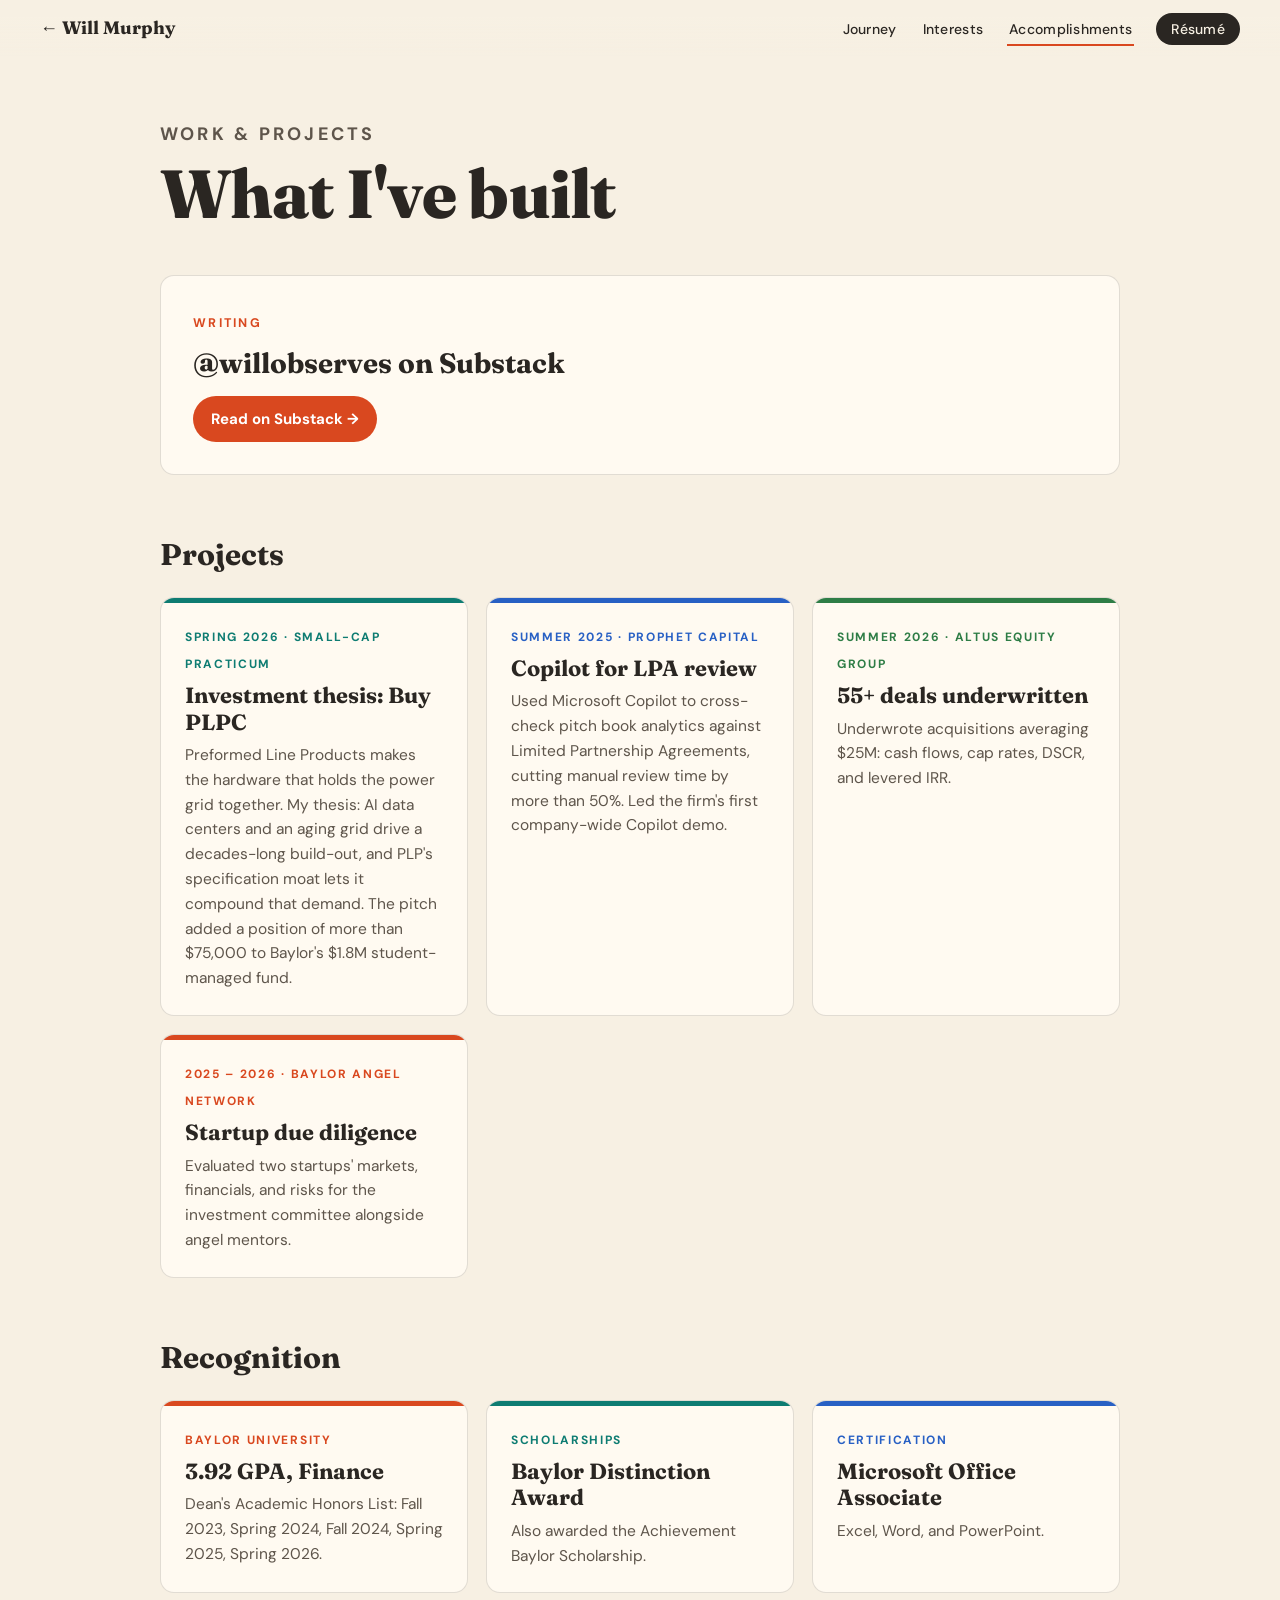
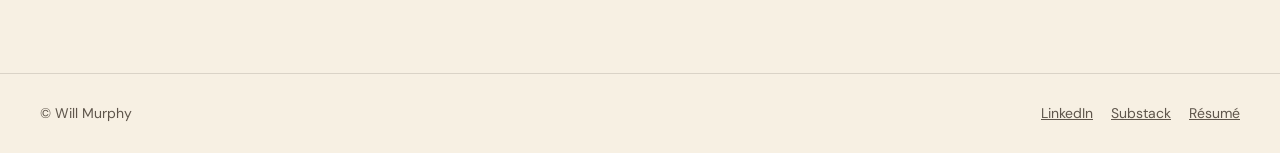
<file: accomplishments.html>
<!doctype html>
<html lang="en">
<head>
  <meta charset="utf-8">
  <meta name="viewport" content="width=device-width, initial-scale=1, viewport-fit=cover">
  <title>Accomplishments · Will Murphy's Journey</title>
    <link rel="manifest" href="manifest.webmanifest">
  <link rel="icon" type="image/png" sizes="32x32" href="assets/icons/favicon-32.png">
  <link rel="apple-touch-icon" href="assets/icons/apple-touch-icon.png">
  <meta name="theme-color" content="#6E4826">
  <meta name="apple-mobile-web-app-capable" content="yes">
  <meta name="mobile-web-app-capable" content="yes">
  <meta name="apple-mobile-web-app-title" content="Will Murphy">
  <meta name="apple-mobile-web-app-status-bar-style" content="black-translucent">
  <link rel="preconnect" href="https://fonts.googleapis.com">
  <link rel="preconnect" href="https://fonts.gstatic.com" crossorigin>
  <link href="https://fonts.googleapis.com/css2?family=DM+Sans:wght@400;500;700&family=Fraunces:ital,opsz,wght@0,9..144,400;0,9..144,600;0,9..144,700;0,9..144,800;1,9..144,600&display=swap" rel="stylesheet">
  <link rel="stylesheet" href="css/styles.css">
</head>
<body class="page">
  <header class="site-nav">
    <a class="brand" href="index.html" title="Back to the desk"><span class="brand-full">&larr; Will Murphy</span><span class="brand-short">&larr; WM</span></a>
    <ul class="nav-links">
      <li><a href="journey.html">Journey</a></li>
      <li><a href="interests.html">Interests</a></li>
      <li><a href="accomplishments.html" aria-current="page">Accomplishments</a></li>
      <li><a class="nav-resume" href="assets/Will-Murphy-Resume.pdf" target="_blank" rel="noopener">Résumé</a></li>
    </ul>
  </header>

  <main>
    <div class="page-head">
      <p class="eyebrow">Work &amp; projects</p>
      <h1>What I've built</h1>
      <!-- TODO: add a short intro (the kind of work you like doing and what ties these together), then uncomment:
      <p>Your intro here.</p> -->
    </div>

    <!-- TODO: when the Substack name, description and latest post are ready, fill them in below,
         uncomment the description and the "Latest post" tile, and remove the one-column style. -->
    <section class="feature" style="grid-template-columns: 1fr">
      <div>
        <span class="eyebrow">Writing</span>
        <h3>@willobserves on Substack</h3>
        <!-- <p>One or two lines on what you write about and who it's for.</p> -->
        <a class="btn" href="https://substack.com/@willobserves" target="_blank" rel="noopener">Read on Substack &rarr;</a>
      </div>
      <!--
      <div class="tile" style="--c: var(--coral)">
        <span class="tag">Latest post</span>
        <h3>Post title</h3>
        <p>One-line teaser.</p>
      </div>
      -->
    </section>

    <h2 class="section-title">Projects</h2>
    <div class="grid">
      <article class="tile" style="--c: var(--teal)"><span class="tag">Spring 2026 · Small-Cap Practicum</span><h3>Investment thesis: Buy PLPC</h3><p>Preformed Line Products makes the hardware that holds the power grid together. My thesis: AI data centers and an aging grid drive a decades-long build-out, and PLP's specification moat lets it compound that demand. The pitch added a position of more than $75,000 to Baylor's $1.8M student-managed fund.</p></article>
      <article class="tile" style="--c: var(--blue)"><span class="tag">Summer 2025 · Prophet Capital</span><h3>Copilot for LPA review</h3><p>Used Microsoft Copilot to cross-check pitch book analytics against Limited Partnership Agreements, cutting manual review time by more than 50%. Led the firm's first company-wide Copilot demo.</p></article>
      <article class="tile" style="--c: var(--green)"><span class="tag">Summer 2026 · Altus Equity Group</span><h3>55+ deals underwritten</h3><p>Underwrote acquisitions averaging $25M: cash flows, cap rates, DSCR, and levered IRR.</p></article>
      <article class="tile" style="--c: var(--coral)"><span class="tag">2025 – 2026 · Baylor Angel Network</span><h3>Startup due diligence</h3><p>Evaluated two startups' markets, financials, and risks for the investment committee alongside angel mentors.</p></article>
    </div>

    <h2 class="section-title">Recognition</h2>
    <div class="grid">
      <article class="tile" style="--c: var(--coral)"><span class="tag">Baylor University</span><h3>3.92 GPA, Finance</h3><p>Dean's Academic Honors List: Fall 2023, Spring 2024, Fall 2024, Spring 2025, Spring 2026.</p></article>
      <article class="tile" style="--c: var(--teal)"><span class="tag">Scholarships</span><h3>Baylor Distinction Award</h3><p>Also awarded the Achievement Baylor Scholarship.</p></article>
      <article class="tile" style="--c: var(--blue)"><span class="tag">Certification</span><h3>Microsoft Office Associate</h3><p>Excel, Word, and PowerPoint.</p></article>
    </div>
  </main>

  <footer class="site-footer">
    <span>&copy; Will Murphy</span>
    <nav>
      <a href="https://www.linkedin.com/in/will-murphy-3a53562a0/" target="_blank" rel="noopener">LinkedIn</a>
      <a href="https://substack.com/@willobserves" target="_blank" rel="noopener">Substack</a>
      <a href="assets/Will-Murphy-Resume.pdf" target="_blank" rel="noopener">Résumé</a>
    </nav>
  </footer>
</body>
</html>
</file>
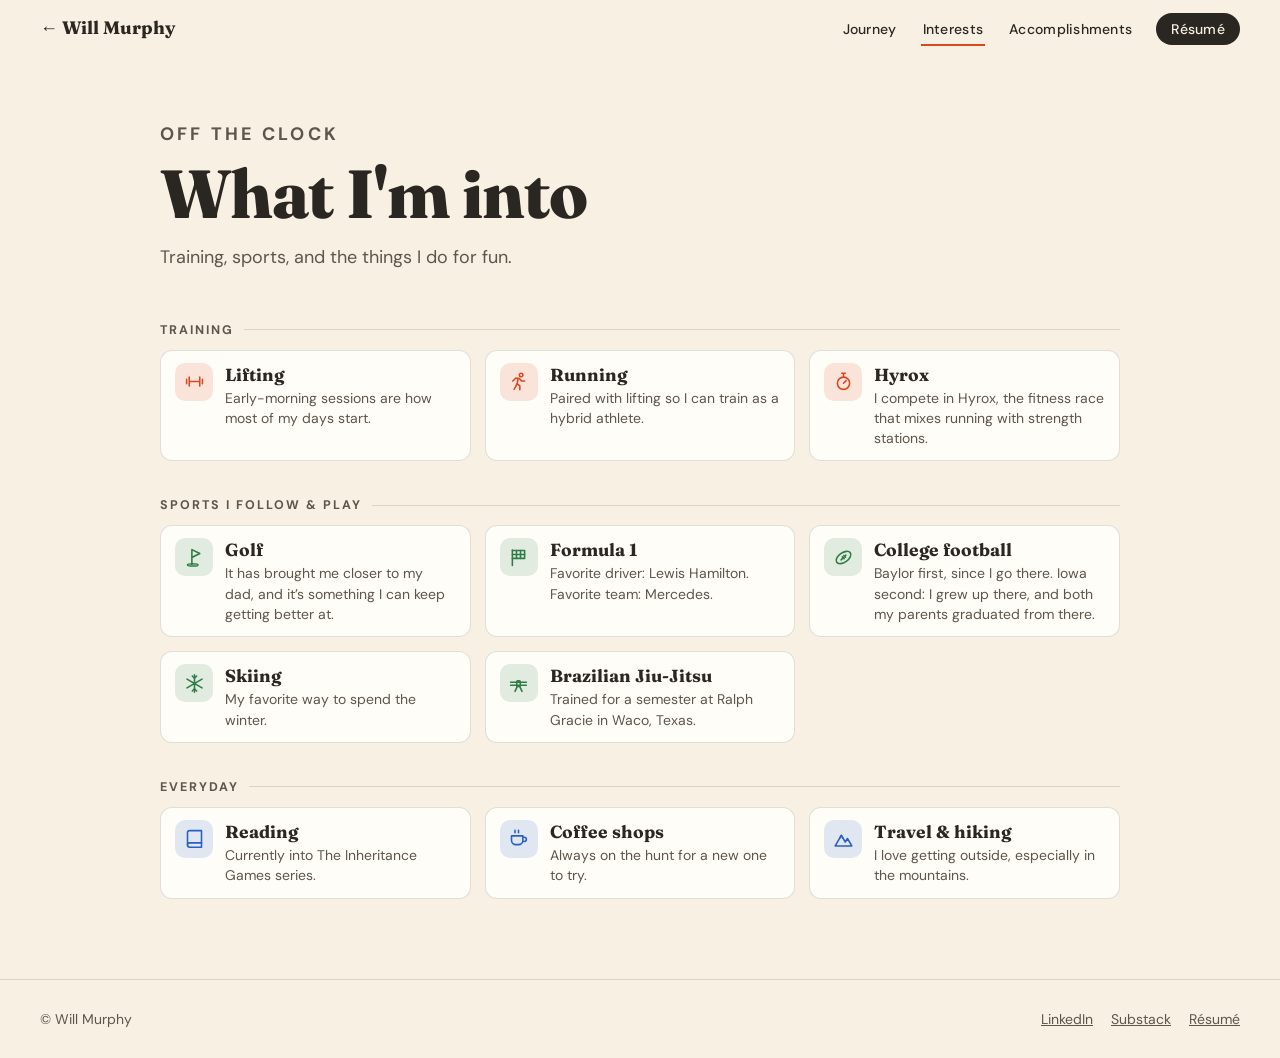
<file: interests.html>
<!doctype html>
<html lang="en">
<head>
  <meta charset="utf-8">
  <meta name="viewport" content="width=device-width, initial-scale=1, viewport-fit=cover">
  <title>Interests · Will Murphy's Journey</title>
    <link rel="manifest" href="manifest.webmanifest">
  <link rel="icon" type="image/png" sizes="32x32" href="assets/icons/favicon-32.png">
  <link rel="apple-touch-icon" href="assets/icons/apple-touch-icon.png">
  <meta name="theme-color" content="#6E4826">
  <meta name="apple-mobile-web-app-capable" content="yes">
  <meta name="mobile-web-app-capable" content="yes">
  <meta name="apple-mobile-web-app-title" content="Will Murphy">
  <meta name="apple-mobile-web-app-status-bar-style" content="black-translucent">
  <link rel="preconnect" href="https://fonts.googleapis.com">
  <link rel="preconnect" href="https://fonts.gstatic.com" crossorigin>
  <link href="https://fonts.googleapis.com/css2?family=DM+Sans:wght@400;500;700&family=Fraunces:ital,opsz,wght@0,9..144,400;0,9..144,600;0,9..144,700;0,9..144,800;1,9..144,600&display=swap" rel="stylesheet">
  <link rel="stylesheet" href="css/styles.css">
</head>
<body class="page">
  <header class="site-nav">
    <a class="brand" href="index.html" title="Back to the desk"><span class="brand-full">&larr; Will Murphy</span><span class="brand-short">&larr; WM</span></a>
    <ul class="nav-links">
      <li><a href="journey.html">Journey</a></li>
      <li><a href="interests.html" aria-current="page">Interests</a></li>
      <li><a href="accomplishments.html">Accomplishments</a></li>
      <li><a class="nav-resume" href="assets/Will-Murphy-Resume.pdf" target="_blank" rel="noopener">Résumé</a></li>
    </ul>
  </header>

  <main>
    <div class="page-head">
      <p class="eyebrow">Off the clock</p>
      <h1>What I'm into</h1>
      <p>Training, sports, and the things I do for fun.</p>
    </div>

    <div class="interests interests-page">
      <section class="interest-group">
        <h3 class="interest-heading">Training</h3>
        <ul class="interest-list">
          <li class="interest" style="--c: var(--coral)"><span class="interest-icon" aria-hidden="true"><svg viewBox="0 0 24 24"><path d="M6 7v10M18 7v10M3 9.5v5M21 9.5v5M6 12h12"/></svg></span><div><strong>Lifting</strong><p>Early-morning sessions are how most of my days start.</p></div></li>
          <li class="interest" style="--c: var(--coral)"><span class="interest-icon" aria-hidden="true"><svg viewBox="0 0 24 24"><circle cx="15" cy="4.5" r="2"/><path d="M7 21l3.5-6.5 3 2.5v4.5"/><path d="M5.5 11.5l3.5-3.5 4 .5 2.5 3H19"/><path d="M10.5 14.5l1-5.5"/></svg></span><div><strong>Running</strong><p>Paired with lifting so I can train as a hybrid athlete.</p></div></li>
          <li class="interest" style="--c: var(--coral)"><span class="interest-icon" aria-hidden="true"><svg viewBox="0 0 24 24"><circle cx="12" cy="14" r="7"/><path d="M12 14l3-3M10 2.5h4M12 2.5V7"/></svg></span><div><strong>Hyrox</strong><p>I compete in Hyrox, the fitness race that mixes running with strength stations.</p></div></li>
        </ul>
      </section>
      <section class="interest-group">
        <h3 class="interest-heading">Sports I follow &amp; play</h3>
        <ul class="interest-list">
          <li class="interest" style="--c: var(--green)"><span class="interest-icon" aria-hidden="true"><svg viewBox="0 0 24 24"><path d="M9 20V3l9 4.5L9 12"/><ellipse cx="10" cy="20.5" rx="6" ry="1.3"/></svg></span><div><strong>Golf</strong><p>It has brought me closer to my dad, and it’s something I can keep getting better at.</p></div></li>
          <li class="interest" style="--c: var(--green)"><span class="interest-icon" aria-hidden="true"><svg viewBox="0 0 24 24"><path d="M5 21V3.5"/><path d="M5 4h14v9H5"/><path d="M9.7 4v9M14.3 4v9M5 8.5h14"/></svg></span><div><strong>Formula 1</strong><p>Favorite driver: Lewis Hamilton. Favorite team: Mercedes.</p></div></li>
          <li class="interest" style="--c: var(--green)"><span class="interest-icon" aria-hidden="true"><svg viewBox="0 0 24 24"><ellipse cx="12" cy="12" rx="9.5" ry="5.5" transform="rotate(-35 12 12)"/><path d="M9.3 14.7l5.4-5.4M10.7 11.3l2 2M12.3 9.7l2 2"/></svg></span><div><strong>College football</strong><p>Baylor first, since I go there. Iowa second: I grew up there, and both my parents graduated from there.</p></div></li>
          <li class="interest" style="--c: var(--green)"><span class="interest-icon" aria-hidden="true"><svg viewBox="0 0 24 24"><path d="M12 2v20M3.4 7l17.2 10M20.6 7L3.4 17"/><path d="M9.5 3.5L12 6l2.5-2.5M9.5 20.5L12 18l2.5 2.5"/></svg></span><div><strong>Skiing</strong><p>My favorite way to spend the winter.</p></div></li>
          <li class="interest" style="--c: var(--green)"><span class="interest-icon" aria-hidden="true"><svg viewBox="0 0 24 24"><path d="M3 10.5h18M3 14h18"/><rect x="10" y="9" width="4" height="6.5" rx="1"/><path d="M10.5 15.5L8 21M13.5 15.5L16 21"/></svg></span><div><strong>Brazilian Jiu-Jitsu</strong><p>Trained for a semester at Ralph Gracie in Waco, Texas.</p></div></li>
        </ul>
      </section>
      <section class="interest-group">
        <h3 class="interest-heading">Everyday</h3>
        <ul class="interest-list">
          <li class="interest" style="--c: var(--blue)"><span class="interest-icon" aria-hidden="true"><svg viewBox="0 0 24 24"><path d="M4 19.5A2.5 2.5 0 0 1 6.5 17H20V3H6.5A2.5 2.5 0 0 0 4 5.5z"/><path d="M4 19.5A2.5 2.5 0 0 0 6.5 22H20v-5"/></svg></span><div><strong>Reading</strong><p>Currently into The Inheritance Games series.</p></div></li>
          <li class="interest" style="--c: var(--blue)"><span class="interest-icon" aria-hidden="true"><svg viewBox="0 0 24 24"><path d="M4 9h13v5a5 5 0 0 1-5 5H9a5 5 0 0 1-5-5z"/><path d="M17 10.5h1.5a2.5 2.5 0 0 1 0 5H17M8 2.5v3M12 2.5v3"/></svg></span><div><strong>Coffee shops</strong><p>Always on the hunt for a new one to try.</p></div></li>
          <li class="interest" style="--c: var(--blue)"><span class="interest-icon" aria-hidden="true"><svg viewBox="0 0 24 24"><path d="M2.5 20.5l7-12 4.5 7.5 2.5-4 5 8.5z"/><path d="M7.7 11.6l1.8-3.1 1.8 3.1"/></svg></span><div><strong>Travel &amp; hiking</strong><p>I love getting outside, especially in the mountains.</p></div></li>
        </ul>
      </section>
    </div>
  </main>

  <footer class="site-footer">
    <span>&copy; Will Murphy</span>
    <nav>
      <a href="https://www.linkedin.com/in/will-murphy-3a53562a0/" target="_blank" rel="noopener">LinkedIn</a>
      <a href="https://substack.com/@willobserves" target="_blank" rel="noopener">Substack</a>
      <a href="assets/Will-Murphy-Resume.pdf" target="_blank" rel="noopener">Résumé</a>
    </nav>
  </footer>
</body>
</html>
</file>
<file: css/styles.css>
/* ==========================================================================
   Will Murphy's Journey — shared styles
   Colors live here. Change a stop's color in js/data.js.
   ========================================================================== */
:root {
  --paper: #F7F0E3;
  --paper-2: #EFE4CF;
  --ink: #2A2622;
  --ink-soft: #5E554B;
  --line: rgba(42, 38, 34, .14);
  --card: rgba(255, 251, 244, .95);
  --coral: #D9481F;
  --teal: #0E7C72;
  --blue: #2860C4;
  --green: #2E7D46;
  --serif: 'Fraunces', Georgia, serif;
  --sans: 'DM Sans', system-ui, -apple-system, 'Segoe UI', sans-serif;
  --radius: 14px;
}

* { box-sizing: border-box; }
html { scroll-behavior: smooth; }
@media (prefers-reduced-motion: reduce) { html { scroll-behavior: auto; } }
body {
  margin: 0;
  background: var(--paper);
  color: var(--ink);
  font-family: var(--sans);
  font-size: 17px;
  line-height: 1.6;
  -webkit-font-smoothing: antialiased;
}
a { color: inherit; }
img { max-width: 100%; display: block; }

/* ---------- Nav ---------- */
.site-nav {
  position: fixed; top: 0; left: 0; right: 0; z-index: 30;
  display: flex; justify-content: space-between; align-items: center;
  padding: calc(14px + env(safe-area-inset-top)) clamp(16px, 4vw, 40px) 14px;
  background: linear-gradient(var(--paper) 30%, rgba(247, 240, 227, 0));
}
.brand { font-family: var(--serif); font-weight: 700; font-size: 18px; text-decoration: none; white-space: nowrap; }
.nav-links { display: flex; align-items: center; gap: 22px; list-style: none; margin: 0; padding: 0; }
.nav-links a {
  text-decoration: none; font-size: 14px; font-weight: 500; letter-spacing: .02em;
  padding: 6px 2px; border-bottom: 2px solid transparent; transition: border-color .2s;
}
.nav-links a:hover, .nav-links a[aria-current="page"] { border-color: var(--coral); }
.nav-links a.nav-resume {
  background: var(--ink); color: var(--paper); border: 0;
  padding: 7px 15px; border-radius: 999px;
}
.nav-links a.nav-resume:hover { background: var(--coral); }

/* ---------- Buttons ---------- */
.btn {
  font: inherit; font-weight: 700; font-size: 15px;
  display: inline-flex; align-items: center; gap: 8px;
  border: 0; border-radius: 999px; padding: 11px 18px; cursor: pointer;
  text-decoration: none; background: var(--c, var(--coral)); color: #fff;
  transition: transform .2s, box-shadow .2s;
}
.btn:hover { transform: translateY(-2px); box-shadow: 0 8px 18px -8px var(--c, var(--coral)); }
.btn-ghost { background: transparent; color: var(--ink); box-shadow: inset 0 0 0 1.5px var(--ink); }
.btn-ghost:hover { box-shadow: inset 0 0 0 1.5px var(--ink), 0 8px 18px -10px rgba(0,0,0,.4); }
.btn-row { display: flex; flex-wrap: wrap; gap: 10px; }

/* ==========================================================================
   Journey page (index.html)
   ========================================================================== */
#map { position: fixed; inset: 0; z-index: 0; background: #EDE3CF; }
/* the "vintage" look: warm sepia wash on the tiles only (pins stay bright) */
#map .leaflet-tile-pane { filter: sepia(.6) saturate(.85) hue-rotate(-10deg) contrast(.92) brightness(1.04); }
.leaflet-control-attribution { background: rgba(247, 240, 227, .85) !important; font-size: 10px; }

.paper-overlay {
  position: fixed; inset: 0; z-index: 1; pointer-events: none; mix-blend-mode: multiply;
  background:
    radial-gradient(ellipse at center, transparent 55%, rgba(120, 90, 50, .22) 100%),
    url("data:image/svg+xml,%3Csvg xmlns='http://www.w3.org/2000/svg' width='220' height='220'%3E%3Cfilter id='n'%3E%3CfeTurbulence type='fractalNoise' baseFrequency='.85' numOctaves='2' stitchTiles='stitch'/%3E%3CfeColorMatrix values='0 0 0 0 .45 0 0 0 0 .35 0 0 0 0 .2 0 0 0 .16 0'/%3E%3C/filter%3E%3Crect width='100%25' height='100%25' filter='url(%23n)'/%3E%3C/svg%3E");
}

#story { position: relative; z-index: 2; pointer-events: none; }
#story .card, #story a, #story button { pointer-events: auto; }

.step { position: relative; display: flex; align-items: center; padding: 0 clamp(16px, 5vw, 72px); }

/* Hero */
.hero {
  min-height: 100vh; flex-direction: column; justify-content: flex-start;
  padding-top: 17vh; text-align: center;
}
.hero h1 {
  font-family: var(--serif); font-weight: 800;
  font-size: clamp(50px, 9.5vw, 128px); line-height: .95; letter-spacing: -.02em; margin: 0;
  text-shadow: 0 0 34px var(--paper), 0 0 14px var(--paper), 0 0 4px var(--paper);
}
.hero h1 em { font-style: italic; font-weight: 600; color: var(--coral); }
.hero-sub {
  margin: 22px 0 0; font-size: 13.5px; font-weight: 700; letter-spacing: .2em; text-transform: uppercase;
  color: var(--ink-soft); background: rgba(247, 240, 227, .85); padding: 6px 16px; border-radius: 999px;
}
.scroll-cue {
  position: absolute; bottom: 7vh; left: 50%; transform: translateX(-50%);
  display: flex; flex-direction: column; align-items: center; gap: 10px;
  font-size: 12.5px; font-weight: 700; letter-spacing: .18em; text-transform: uppercase; color: var(--ink-soft);
  text-decoration: none;
}
.scroll-cue span {
  width: 24px; height: 38px; border: 2px solid var(--ink-soft); border-radius: 14px; position: relative;
}
.scroll-cue span::after {
  content: ""; position: absolute; left: 50%; top: 7px; width: 4px; height: 8px; margin-left: -2px;
  border-radius: 2px; background: var(--coral); animation: wheel 1.8s ease-in-out infinite;
}
@keyframes wheel { 0% { opacity: 0; transform: translateY(0); } 30% { opacity: 1; } 100% { opacity: 0; transform: translateY(14px); } }

/* Chapter cards */
.chapter { min-height: 115vh; }
.card {
  width: min(440px, 100%);
  background: var(--card); border: 1px solid var(--line); border-radius: var(--radius);
  padding: 30px 30px 28px 34px; position: relative; overflow: hidden;
  box-shadow: 0 22px 50px -26px rgba(60, 40, 20, .5);
  opacity: 0; transform: translateY(30px); transition: opacity .7s ease, transform .7s ease;
}
.card::before { content: ""; position: absolute; left: 0; top: 0; bottom: 0; width: 5px; background: var(--c, var(--coral)); }
.is-active .card { opacity: 1; transform: none; }
.card-num { font-family: var(--serif); font-size: 58px; font-weight: 800; line-height: 1; color: var(--c); }
.card-years {
  margin: 14px 0 4px; font-size: 12.5px; font-weight: 700; letter-spacing: .15em; text-transform: uppercase; color: var(--ink-soft);
}
.card h2 { font-family: var(--serif); font-weight: 700; font-size: 42px; line-height: 1.05; margin: 0; }
.card-where { margin: 6px 0 0; font-family: var(--serif); font-style: italic; color: var(--ink-soft); }
.card-blurb { margin: 16px 0 22px; }

/* Travel interludes */
.travel { min-height: 80vh; }
.travel-inner { width: min(440px, 100%); opacity: 0; transition: opacity .6s ease; }
.travel.is-active .travel-inner { opacity: 1; }
.travel-when {
  display: inline-block; padding: 4px 12px; border-radius: 999px; background: var(--c); color: #fff;
  font-size: 12.5px; font-weight: 700; letter-spacing: .15em; text-transform: uppercase;
}
.travel-text {
  margin: 14px 0 8px; font-family: var(--serif); font-size: clamp(26px, 3.4vw, 34px); line-height: 1.15;
  text-shadow: 0 0 20px var(--paper), 0 0 8px var(--paper), 0 0 3px var(--paper);
}
.travel-route { font-size: 14px; font-weight: 500; color: var(--ink-soft); background: rgba(247, 240, 227, .9); padding: 2px 9px; border-radius: 6px; }

/* Outro */
.outro { min-height: 110vh; }
.outro .card h2 { font-size: 36px; }
.outro .card p { margin: 12px 0 22px; }
.outro .more { margin-top: 22px; padding-top: 18px; border-top: 1px solid var(--line); font-size: 15px; }
.outro .more a { font-weight: 700; text-decoration-color: var(--coral); text-underline-offset: 3px; }

/* Progress rail */
.rail {
  position: fixed; right: 24px; top: 50%; transform: translateY(-50%); z-index: 20;
  display: flex; flex-direction: column; gap: 16px; opacity: 0; pointer-events: none; transition: opacity .4s;
}
.rail.show { opacity: 1; pointer-events: auto; }
.rail a { display: flex; flex-direction: row-reverse; align-items: center; gap: 10px; text-decoration: none; font-size: 13px; font-weight: 700; }
.rail .dot { width: 13px; height: 13px; border-radius: 50%; border: 2.5px solid var(--c); background: var(--paper); transition: transform .3s, background .3s; }
.rail a.visited .dot { background: var(--c); }
.rail a.current .dot { transform: scale(1.35); }
.rail-label { opacity: 0; transform: translateX(6px); transition: .3s; background: var(--card); padding: 2px 9px; border-radius: 6px; }
.rail a:hover .rail-label, .rail a.current .rail-label { opacity: 1; transform: none; }

/* Map pins */
.pin-wrap { background: none; border: 0; }
.pin {
  position: absolute; left: 0; top: 0; transform: translate(-50%, -50%);
  width: 30px; height: 30px; border-radius: 50%; display: grid; place-items: center;
  background: var(--paper); border: 2.5px solid var(--c); color: var(--c);
  font: 700 11px var(--sans); box-shadow: 0 4px 10px -4px rgba(0, 0, 0, .45);
  transition: transform .4s, background .4s, color .4s;
}
.pin-wrap.is-visited .pin { background: var(--c); color: #fff; }
.pin-wrap.is-active .pin { transform: translate(-50%, -50%) scale(1.25); }
.pin-wrap.is-active .pin::after {
  content: ""; position: absolute; inset: -9px; border-radius: 50%; border: 2px solid var(--c); animation: pulse 2s ease-out infinite;
}
@keyframes pulse { from { opacity: .9; transform: scale(.7); } to { opacity: 0; transform: scale(1.5); } }
.pin-label {
  position: absolute; left: 22px; top: 0; transform: translateY(-50%); white-space: nowrap;
  font: 600 14px var(--serif); background: rgba(247, 240, 227, .92); padding: 1px 9px; border-radius: 6px;
  box-shadow: 0 2px 6px -3px rgba(0, 0, 0, .3);
}
.route { filter: drop-shadow(0 2px 2px rgba(0, 0, 0, .18)); }

/* Highlights drawer */
.drawer-backdrop {
  position: fixed; inset: 0; z-index: 40; background: rgba(42, 38, 34, .35);
  opacity: 0; pointer-events: none; transition: opacity .3s;
}
.drawer {
  position: fixed; top: 0; right: 0; bottom: 0; z-index: 41; width: min(500px, 100%);
  background: var(--paper); border-left: 6px solid var(--c, var(--coral));
  overflow-y: auto; padding: calc(26px + env(safe-area-inset-top)) clamp(20px, 4vw, 36px) calc(56px + env(safe-area-inset-bottom));
  transform: translateX(105%); transition: transform .45s cubic-bezier(.2, .8, .2, 1);
  box-shadow: -20px 0 50px -30px rgba(0, 0, 0, .5);
}
body.drawer-open .drawer { transform: none; }
body.drawer-open .drawer-backdrop { opacity: 1; pointer-events: auto; }
.drawer-close {
  float: right; font: inherit; font-size: 14px; font-weight: 700; background: none; cursor: pointer;
  border: 1.5px solid var(--ink); border-radius: 999px; padding: 6px 14px;
}
.drawer-close:hover { background: var(--ink); color: var(--paper); }
.drawer .card-num { font-size: 44px; margin-top: 8px; }
.drawer h2 { font-family: var(--serif); font-size: 38px; margin: 0; line-height: 1.05; }
.drawer-intro { color: var(--ink-soft); margin: 10px 0 0; }
.hl-list { list-style: none; padding: 0; margin: 26px 0 0; display: grid; gap: 14px; }
.hl { background: #FFFAF1; border: 1px solid var(--line); border-radius: 12px; padding: 18px 20px; }
.hl-date { font-size: 12px; font-weight: 700; letter-spacing: .14em; text-transform: uppercase; color: var(--c); }
.hl h3 { font-family: var(--serif); font-size: 21px; margin: 4px 0 6px; line-height: 1.2; }
.hl p { margin: 0; font-size: 15.5px; color: var(--ink-soft); }
.hl img { border-radius: 8px; margin-top: 12px; }
.hl a { display: inline-block; margin-top: 10px; font-weight: 700; font-size: 14.5px; color: var(--c); }

/* ==========================================================================
   Sub-pages (interests.html, accomplishments.html)
   ========================================================================== */
.page main { max-width: 1040px; margin: 0 auto; padding: calc(120px + env(safe-area-inset-top)) clamp(16px, 4vw, 40px) 80px; }
.page-head { max-width: 640px; margin-bottom: 48px; }
.eyebrow { font-size: 12.5px; font-weight: 700; letter-spacing: .18em; text-transform: uppercase; color: var(--coral); margin: 0; }
.page-head h1 { font-family: var(--serif); font-weight: 800; font-size: clamp(42px, 6vw, 68px); line-height: 1; margin: 10px 0 16px; letter-spacing: -.01em; }
.page-head p { color: var(--ink-soft); margin: 0; font-size: 18px; }
.section-title { font-family: var(--serif); font-size: 30px; margin: 56px 0 18px; }

.grid { display: grid; grid-template-columns: repeat(auto-fill, minmax(280px, 1fr)); gap: 18px; }
.tile {
  background: #FFFAF1; border: 1px solid var(--line); border-radius: var(--radius);
  padding: 24px; position: relative; overflow: hidden; transition: transform .25s, box-shadow .25s;
}
.tile::before { content: ""; position: absolute; left: 0; right: 0; top: 0; height: 5px; background: var(--c, var(--coral)); }
.tile:hover { transform: translateY(-3px); box-shadow: 0 16px 34px -22px rgba(60, 40, 20, .5); }
.tile h3 { font-family: var(--serif); font-size: 22px; margin: 6px 0 8px; line-height: 1.2; }
.tile p { margin: 0; color: var(--ink-soft); font-size: 15.5px; }
.tile .tag { font-size: 12px; font-weight: 700; letter-spacing: .14em; text-transform: uppercase; color: var(--c, var(--coral)); }

.feature {
  display: grid; grid-template-columns: 1.3fr 1fr; gap: 28px; align-items: center;
  background: #FFFAF1; border: 1px solid var(--line); border-radius: var(--radius); padding: 32px;
}
.feature h3 { font-family: var(--serif); font-size: 28px; margin: 6px 0 10px; }
.feature p { color: var(--ink-soft); margin: 0 0 20px; }

.site-footer {
  border-top: 1px solid var(--line); padding: 28px clamp(16px, 4vw, 40px);
  display: flex; flex-wrap: wrap; justify-content: space-between; gap: 12px; font-size: 14px; color: var(--ink-soft);
}
.site-footer nav { display: flex; gap: 18px; }

/* ---------- Mobile ---------- */
/* ==========================================================================
   Journey page: 3D globe on a warm, dark "night desk" background
   ========================================================================== */
body.journey {
  background: radial-gradient(ellipse at 60% 45%, #5C3B22 0%, #3A2414 45%, #1B100A 100%) fixed;
  color: var(--paper);
}
#globe { position: fixed; inset: 0; width: 100vw; height: 100vh; z-index: 0; display: block; opacity: 0; transition: opacity .8s ease; }
body.globe-ready #globe { opacity: 1; }
.globe-vignette {
  position: fixed; inset: 0; z-index: 1; pointer-events: none;
  background: radial-gradient(ellipse at center, transparent 55%, rgba(15, 8, 3, .55) 100%);
}
.globe-labels { position: fixed; inset: 0; z-index: 2; pointer-events: none; overflow: hidden; }
.globe-label {
  position: absolute; left: 0; top: 0; white-space: nowrap; opacity: 0; transition: opacity .3s;
  margin: -13px 0 0 16px; padding: 3px 10px 3px 4px; border-radius: 999px;
  background: rgba(251, 246, 234, .94); color: var(--ink); font: 600 14px var(--serif);
  box-shadow: 0 6px 14px -8px rgba(0, 0, 0, .6); display: flex; align-items: center; gap: 7px;
}
.globe-label b { font: 700 10.5px var(--sans); color: #fff; background: var(--c); border-radius: 999px; padding: 3px 6px; }
.globe-label.show { opacity: 1; }
.globe-label.active { outline: 2px solid var(--c); }
body.journey #story { z-index: 3; }
body.journey .site-nav { background: linear-gradient(rgba(27, 16, 10, .92) 30%, rgba(27, 16, 10, 0)); }
body.journey .site-nav, body.journey .brand { color: var(--paper); }
body.journey .nav-links a.nav-resume { background: var(--paper); color: var(--ink); }
body.journey .nav-links a.nav-resume:hover { background: var(--coral); color: #fff; }
body.journey .hero h1 { color: var(--paper); text-shadow: 0 4px 30px rgba(0, 0, 0, .55); }
body.journey .hero h1 em { color: #F07A4F; }
body.journey .hero-sub { background: rgba(251, 246, 234, .12); color: #E9D9BC; }
body.journey .scroll-cue { color: #E9D9BC; }
body.journey .scroll-cue span { border-color: #E9D9BC; }
body.journey .travel-text { color: var(--paper); text-shadow: 0 2px 18px rgba(0, 0, 0, .7); }
body.journey .travel-route { background: rgba(27, 16, 10, .7); color: #F3E6CC; }
body.journey .card, body.journey .rail-label, body.journey .drawer { color: var(--ink); }
body.journey .rail .dot { background: #2A1A10; }
body.journey .rail a.visited .dot { background: var(--c); }
body.journey .hero { padding-top: 13vh; }
body.journey .globe-loading { position: fixed; left: 50%; bottom: 14vh; transform: translateX(-50%); z-index: 2; color: #E9D9BC; font-size: 13px; letter-spacing: .14em; text-transform: uppercase; }
body.globe-ready .globe-loading { display: none; }

.brand-short { display: none; }
/* No whole-page fade here: the globe takes a few seconds to build, and a body fade
   stalls while it does, leaving the heading dim. The heading shows at once and only
   the globe fades in (see #globe above). */

@media (max-width: 760px) {
  .brand { font-size: 15px; }
  .brand-full { display: none; }
  .brand-short { display: inline; }
  .site-nav { padding: calc(12px + env(safe-area-inset-top)) 16px 12px; }
  .nav-links { gap: 10px; }
  .nav-links a { font-size: 12.5px; }
  .nav-links a.nav-resume { padding: 6px 11px; }
  .rail { display: none; }
  .hero { padding-top: 20vh; }
  .chapter, .travel, .outro { align-items: flex-end; padding-bottom: 9vh; }
  .card { padding: 24px 22px 22px 26px; }
  .card-num { font-size: 46px; }
  .card h2 { font-size: 34px; }
  .feature { grid-template-columns: 1fr; padding: 24px; }
}

/* Phones: the five nav items don't fit on one line, so split the bar in two.
   Row 1: name + Résumé. Row 2: the page links. */
@media (max-width: 560px) {
  .site-nav { flex-wrap: wrap; row-gap: 6px; justify-content: flex-start; }
  .site-nav .nav-links { display: contents; }
  .site-nav .nav-links li:has(.nav-resume) { order: 1; margin-left: auto; }
  .site-nav::after { content: ""; order: 2; flex-basis: 100%; }
  .site-nav .nav-links li:not(:has(.nav-resume)) { order: 3; margin-right: 14px; }
  .nav-links a { font-size: 13.5px; }
  .site-nav .brand-full { display: inline; }
  .site-nav .brand-short { display: none; }
  body.journey .hero { padding-top: calc(13vh + 40px); }   /* clear the taller two-row bar */
}

/* ==========================================================================
   Interests list (desk panel + interests page)
   ========================================================================== */
.interest-group + .interest-group { margin-top: 22px; }
.interest-heading {
  display: flex; align-items: center; gap: 10px; margin: 0 0 10px !important;
  font-family: var(--sans) !important; font-size: 11.5px !important; font-weight: 700; letter-spacing: .16em; text-transform: uppercase; color: var(--ink-soft);
}
.interest-heading::after { content: ""; flex: 1; height: 1px; background: var(--line); }
.interest-list { list-style: none; margin: 0; padding: 0; display: grid; grid-template-columns: repeat(auto-fill, minmax(220px, 1fr)); gap: 10px; }
.interest {
  display: flex; gap: 12px; align-items: flex-start; padding: 12px 14px;
  background: #FFFDF8; border: 1px solid var(--line); border-radius: 12px;
  transition: transform .2s, box-shadow .2s, border-color .2s;
}
.interest:hover { transform: translateY(-2px); box-shadow: 0 12px 22px -16px rgba(40, 22, 8, .55); border-color: var(--c); }
.interest-icon {
  flex: none; width: 38px; height: 38px; border-radius: 10px; display: grid; place-items: center;
  background: color-mix(in srgb, var(--c) 14%, #FFFDF8); color: var(--c);
}
.interest-icon svg { width: 21px; height: 21px; fill: none; stroke: currentColor; stroke-width: 1.8; stroke-linecap: round; stroke-linejoin: round; }
.interest strong { display: block; font-family: var(--serif); font-size: 17.5px; line-height: 1.2; margin-top: 1px; }
.interest p { margin: 3px 0 0 !important; font-size: 14px; line-height: 1.45; color: var(--ink-soft); }
.interests-page .interest-list { grid-template-columns: repeat(auto-fill, minmax(280px, 1fr)); gap: 14px; }
.interests-page .interest-group + .interest-group { margin-top: 34px; }
.interests-page .interest-heading { font-size: 12.5px !important; }
</file>
